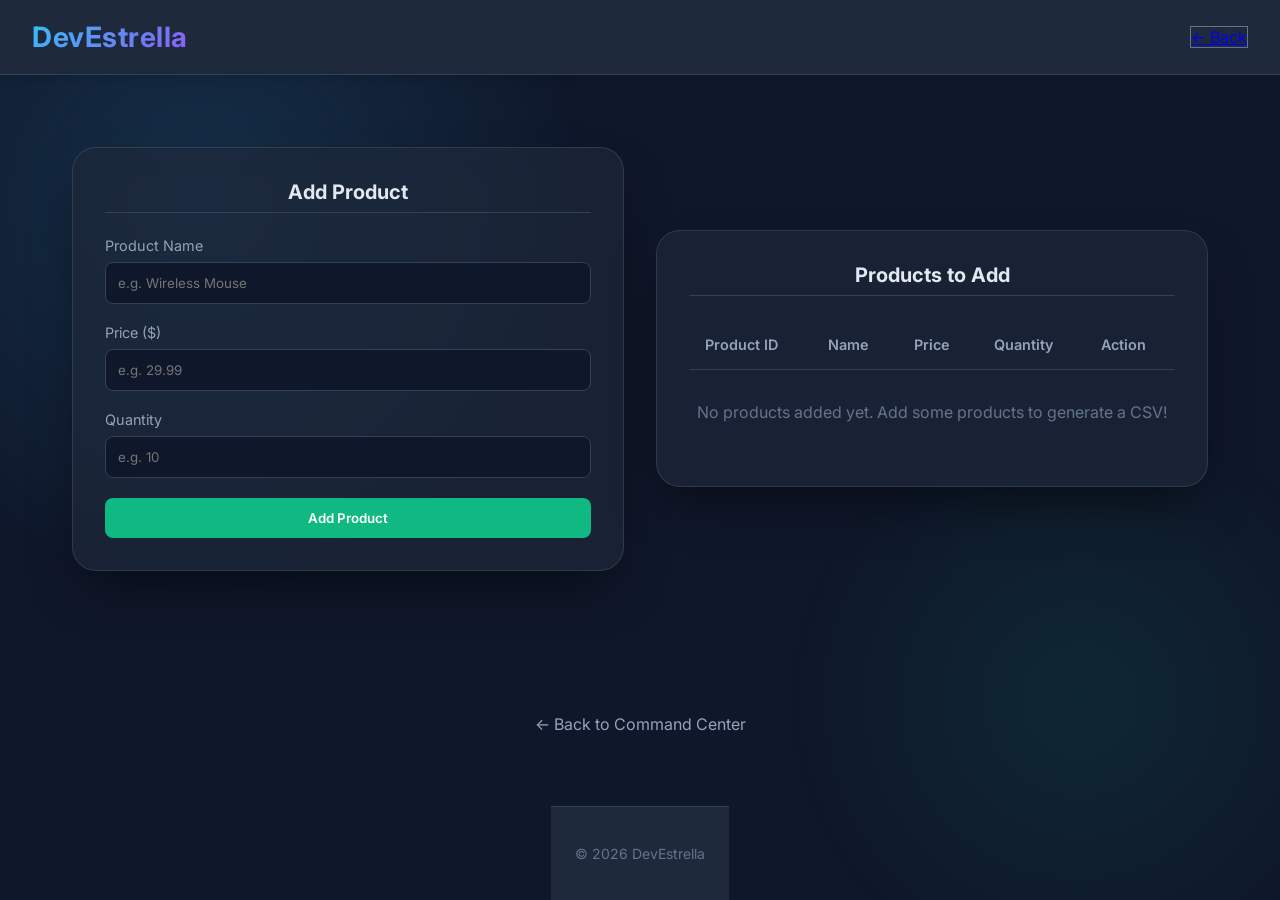
<file: public/dataBase.html>
<!DOCTYPE html>
<html lang="en">

<head>
    <meta charset="UTF-8">
    <meta name="viewport" content="width=device-width, initial-scale=1.0">
    <title>CSV Database Generator</title>
    <link rel="stylesheet" href="css/dataBase.css">
    <link rel="stylesheet" href="css/global.css">
</head>

<body>
    <div class="bg-glow bg-glow-primary"></div>
    <div class="bg-glow bg-glow-secondary"></div>

    <header class="global-header">
        <a href="index.html" class="logo-link"><h1 class="logo-text">DevEstrella</h1></a>
        <div class="header-right">
            <a href="adminPanel.html" class="btn-secondary" style="margin-top:0; border: 1px solid #64748b; background: transparent;">← Back</a>
        </div>
    </header>

    <main class="page-container page-grid">
        <section class="card">
            <h2 class="card-header">Add Product</h2>
            <form id="productForm">
                <div class="form-group">
                    <label for="productName">Product Name</label>
                    <input type="text" id="productName" required placeholder="e.g. Wireless Mouse">
                </div>
                <div class="form-group">
                    <label for="productPrice">Price ($)</label>
                    <input type="number" id="productPrice" step="0.01" min="0" required placeholder="e.g. 29.99">
                </div>
                <div class="form-group">
                    <label for="productQuantity">Quantity</label>
                    <input type="number" id="productQuantity" min="1" required placeholder="e.g. 10">
                </div>
                <button type="submit">Add Product</button>
            </form>
        </section>

        <section class="card">
            <h2 class="card-header">Products to Add</h2>
            <div class="table-container">
                <table>
                    <thead>
                        <tr>
                            <th>Product ID</th>
                            <th>Name</th>
                            <th>Price</th>
                            <th>Quantity</th>
                            <th>Action</th>
                        </tr>
                    </thead>
                    <tbody id="productTableBody">
                        <!-- Products will be injected here -->
                    </tbody>
                </table>
                <div id="emptyState" class="empty-state">
                    No products added yet. Add some products to generate a CSV!
                </div>
            </div>

            <button class="export-btn" id="exportBtn" style="display: none;" onclick="uploadToSupabase()">
                Save Data to Supabase
            </button>
        </section>
        <a href="adminPanel.html" class="back-link" style="grid-column: 1 / -1;">← Back to Command Center</a>
    </main>

    <footer>
        <p>&copy; 2026 DevEstrella</p>
    </footer>

    
    <script src="js/dataBase.js"></script>
</body>

</html>
</file>
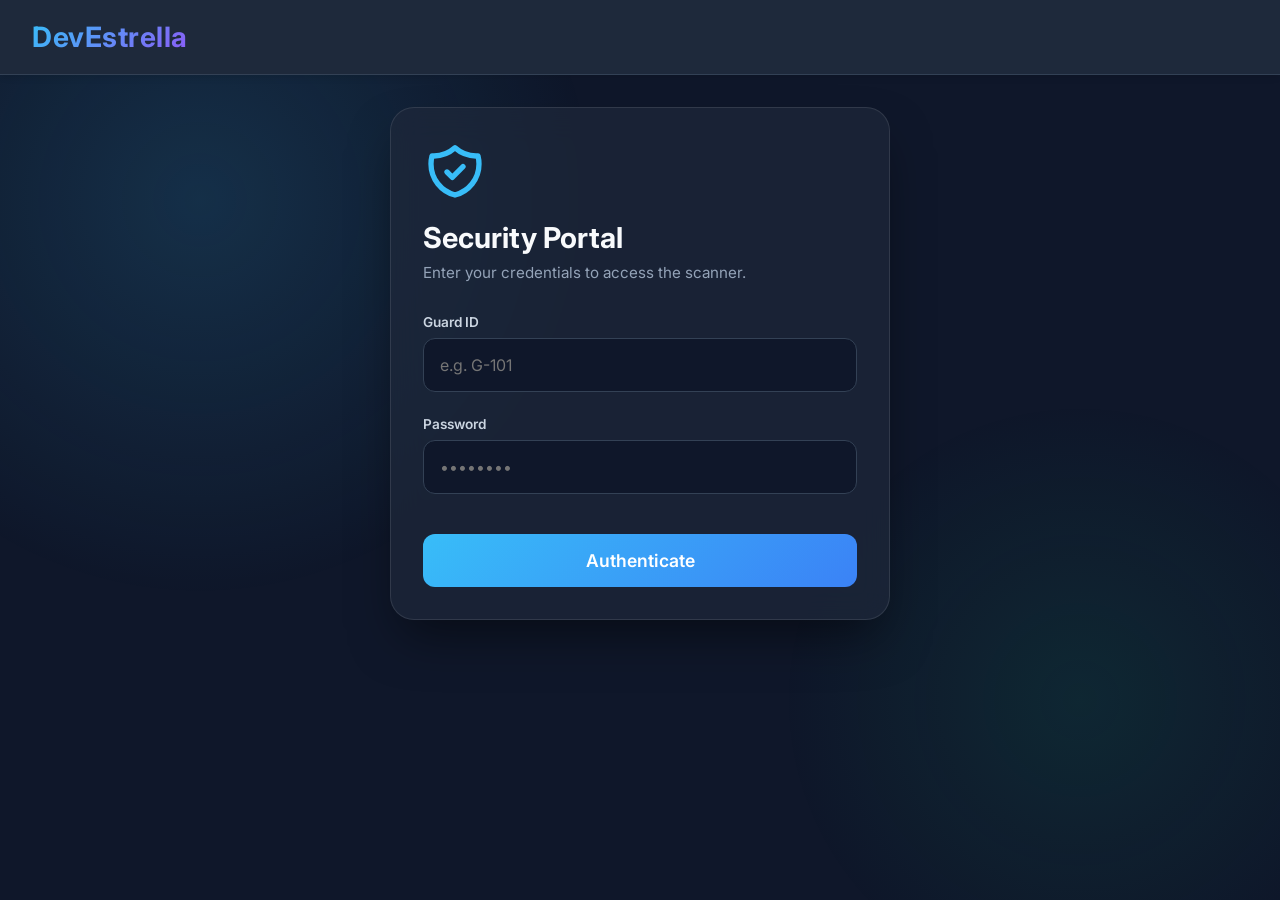
<file: public/guardLogin.html>
<!DOCTYPE html>
<html lang="en">
<head>
    <meta charset="UTF-8">
    <meta name="viewport" content="width=device-width, initial-scale=1.0">
    <title>Guard Login</title>
    <link rel="stylesheet" href="css/guardLogin.css">
    <link rel="stylesheet" href="css/global.css">
</head>
<body>
    <header class="global-header">
        <a href="index.html" class="logo-link"><h1 class="logo-text">DevEstrella</h1></a>
    </header>
    <div class="bg-glow bg-glow-primary"></div>
    <div class="bg-glow bg-glow-secondary"></div>

    <main class="page-container">
        <form class="card card-small" id="loginForm">
        <svg class="icon-shield" fill="none" stroke="currentColor" viewBox="0 0 24 24" xmlns="http://www.w3.org/2000/svg">
            <path stroke-linecap="round" stroke-linejoin="round" stroke-width="2" d="M9 12l2 2 4-4m5.618-4.016A11.955 11.955 0 0112 2.944a11.955 11.955 0 01-8.618 3.04A12.02 12.02 0 003 9c0 5.591 3.824 10.29 9 11.622 5.176-1.332 9-6.03 9-11.622 0-1.042-.133-2.052-.382-3.016z"></path>
        </svg>
        
        <h1>Security Portal</h1>
        <p>Enter your credentials to access the scanner.</p>

        <div class="input-group">
            <label for="guardId">Guard ID</label>
            <input type="text" id="guardId" required placeholder="e.g. G-101" autocomplete="username">
        </div>

        <div class="input-group">
            <label for="guardPassword">Password</label>
            <input type="password" id="guardPassword" required placeholder="••••••••" autocomplete="current-password">
        </div>

        <div id="errorMsg">Invalid credentials.</div>

        <button type="submit">Authenticate</button>
    </form>
    </main>

    
    <script src="js/guardLogin.js"></script>
</body>
</html>
</file>
<file: public/css/dataBase.css>
@import url('https://fonts.googleapis.com/css2?family=Inter:wght@400;600&display=swap');



        .form-group {
            margin-bottom: 1.25rem;
        }

        label {
            display: block;
            margin-bottom: 0.5rem;
            color: #94a3b8;
            font-size: 0.9rem;
        }

        input {
            width: 100%;
            padding: 0.75rem;
            border-radius: 0.5rem;
            border: 1px solid #334155;
            background-color: #0f172a;
            color: white;
            box-sizing: border-box;
            font-family: 'Inter', sans-serif;
        }

        input:focus {
            outline: none;
            border-color: #10b981;
            box-shadow: 0 0 0 2px rgba(16, 185, 129, 0.2);
        }

        button {
            background-color: #10b981;
            color: white;
            border: none;
            padding: 0.75rem 1.5rem;
            border-radius: 0.5rem;
            cursor: pointer;
            font-weight: 600;
            width: 100%;
            transition: background-color 0.2s;
            font-family: 'Inter', sans-serif;
        }

        button:hover {
            background-color: #059669;
        }

        .export-btn {
            background-color: #3b82f6;
            margin-top: 1rem;
        }

        .export-btn:hover {
            background-color: #2563eb;
        }

        table {
            width: 100%;
            border-collapse: collapse;
        }

        th,
        td {
            padding: 1rem;
            text-align: left;
            border-bottom: 1px solid #334155;
        }

        th {
            color: #94a3b8;
            font-weight: 600;
            font-size: 0.9rem;
        }

        .delete-btn {
            background-color: transparent;
            color: #ef4444;
            border: 1px solid #ef4444;
            padding: 0.25rem 0.5rem;
            width: auto;
            font-size: 0.8rem;
        }

        .delete-btn:hover {
            background-color: #ef4444;
            color: white;
        }

        .empty-state {
            text-align: center;
            color: #64748b;
            padding: 2rem 0;
        }

        .table-container {
            overflow-x: auto;
            flex: 1;
        }

        footer {
            text-align: center;
            padding: 1.5rem;
            background-color: #1e293b;
            color: #64748b;
            font-size: 0.875rem;
            border-top: 1px solid #334155;
        }

        .back-link {
            display: inline-block;
            margin-top: 2rem;
            color: #94a3b8;
            text-decoration: none;
            transition: color 0.2s;
            text-align: center;
            width: 100%;
        }

        .back-link:hover {
            color: #10b981;
        }
</file>
<file: public/css/global.css>
/* Unified Global Header Styles */
.global-header {
    background-color: #1e293b;
    padding: 1.25rem 2rem;
    box-shadow: 0 4px 6px -1px rgba(0, 0, 0, 0.1);
    display: flex;
    justify-content: space-between;
    align-items: center;
    border-bottom: 1px solid #334155;
    position: relative;
    z-index: 100;
    width: 100%;
    box-sizing: border-box;
}

.global-header .logo-link {
    text-decoration: none;
    display: flex;
    align-items: center;
}

.global-header .logo-text {
    margin: 0;
    font-size: 1.75rem;
    font-weight: 700;
    color: #f8fafc;
    letter-spacing: 0.5px;
    background: linear-gradient(135deg, #38bdf8, #8b5cf6);
    -webkit-background-clip: text;
    -webkit-text-fill-color: transparent;
    transition: opacity 0.2s ease;
}

.global-header .logo-text:hover {
    opacity: 0.8;
}

.global-header .header-right {
    display: flex;
    gap: 1rem;
    align-items: center;
}

.logout-btn {
    background: rgba(239, 68, 68, 0.1);
    color: #ef4444;
    border: 1px solid #ef4444;
    padding: 0.5rem 1rem;
    border-radius: 8px;
    cursor: pointer;
    font-weight: 600;
    transition: all 0.2s;
}

.logout-btn:hover {
    background: #ef4444;
    color: white;
}

@media (max-width: 600px) {
    .global-header {
        padding: 1rem;
        flex-direction: column;
        gap: 1rem;
    }
}

/* =========================================================================
   UNIVERSAL LAYOUT SCAFFOLDING 
   ========================================================================= */

body {
    margin: 0;
    padding: 0;
    font-family: 'Inter', sans-serif;
    background-color: #0f172a;
    color: #f8fafc;
    min-height: 100vh;
    display: flex;
    flex-direction: column;
    align-items: center;
    position: relative;
    overflow-x: hidden;
    justify-content: flex-start;
}

/* Universal Background Glows */
.bg-glow {
    position: fixed;
    border-radius: 50%;
    z-index: -1;
    pointer-events: none;
    animation: pulse 4s infinite alternate;
}

.bg-glow-primary {
    width: 800px;
    height: 800px;
    background: radial-gradient(circle, rgba(56, 189, 248, 0.15) 0%, rgba(15, 23, 42, 0) 70%);
    top: -200px;
    left: -200px;
}

.bg-glow-secondary {
    width: 600px;
    height: 600px;
    background: radial-gradient(circle, rgba(16, 185, 129, 0.1) 0%, rgba(15, 23, 42, 0) 70%);
    bottom: -100px;
    right: -100px;
    animation-delay: 2s;
}

@keyframes pulse {
    0% { transform: scale(1); opacity: 0.5; }
    100% { transform: scale(1.1); opacity: 1; }
}

/* Universal Page Container */
.page-container {
    width: 100%;
    max-width: 1200px;
    padding: 2rem;
    box-sizing: border-box;
    display: flex;
    flex-direction: column;
    align-items: center;
    gap: 2rem;
    flex: 1;
}

/* For multi-column layouts */
.page-grid {
    display: grid;
    grid-template-columns: 1fr 1fr;
    gap: 2rem;
    width: 100%;
}

@media (max-width: 850px) {
    .page-grid {
        grid-template-columns: 1fr;
    }
}

/* Universal Card */
.card {
    background: rgba(30, 41, 59, 0.7);
    backdrop-filter: blur(16px);
    -webkit-backdrop-filter: blur(16px);
    border-radius: 1.5rem;
    padding: 2rem;
    box-shadow: 0 25px 50px -12px rgba(0, 0, 0, 0.5);
    border: 1px solid rgba(255, 255, 255, 0.1);
    width: 100%;
    box-sizing: border-box;
    animation: slideUp 0.6s cubic-bezier(0.16, 1, 0.3, 1) forwards;
    display: flex;
    flex-direction: column;
}

.card-small {
    max-width: 500px;
    margin: 0 auto;
}

.card-medium {
    max-width: 800px;
    margin: 0 auto;
}

@keyframes slideUp {
    from { opacity: 0; transform: translateY(30px); }
    to { opacity: 1; transform: translateY(0); }
}

/* Universal Typography within Cards */
.card h1, .card h2 {
    margin-top: 0;
    font-weight: 700;
}

.card h2.card-header {
    color: #e2e8f0;
    font-size: 1.25rem;
    border-bottom: 1px solid #334155;
    padding-bottom: 0.5rem;
    margin-bottom: 1.5rem;
    text-align: center;
}

.card h1.card-title {
    font-size: 2.2rem;
    background: linear-gradient(135deg, #10b981, #34d399);
    -webkit-background-clip: text;
    -webkit-text-fill-color: transparent;
    margin-bottom: 2rem;
    text-align: center;
}
</file>
<file: public/css/guardLogin.css>
@import url('https://fonts.googleapis.com/css2?family=Inter:wght@400;600;800&display=swap');
        
        * {
            margin: 0;
            padding: 0;
            box-sizing: border-box;
            font-family: 'Inter', sans-serif;
        }



        .icon-shield {
            width: 64px;
            height: 64px;
            color: #38bdf8;
            margin-bottom: 1rem;
        }

        h1 {
            font-size: 1.8rem;
            font-weight: 800;
            margin-bottom: 0.5rem;
        }

        p {
            color: #94a3b8;
            font-size: 0.95rem;
            margin-bottom: 2rem;
        }

        .input-group {
            display: flex;
            flex-direction: column;
            gap: 0.5rem;
            text-align: left;
            margin-bottom: 1.5rem;
        }

        label {
            font-size: 0.85rem;
            color: #cbd5e1;
            font-weight: 600;
        }

        input {
            background: #0f172a;
            border: 1px solid #334155;
            padding: 1rem;
            border-radius: 12px;
            color: white;
            font-size: 1rem;
            transition: all 0.3s;
        }

        input:focus {
            outline: none;
            border-color: #38bdf8;
            box-shadow: 0 0 0 2px rgba(56, 189, 248, 0.2);
        }

        button {
            width: 100%;
            background: linear-gradient(135deg, #38bdf8, #3b82f6);
            color: white;
            border: none;
            padding: 1rem;
            border-radius: 12px;
            font-size: 1.1rem;
            font-weight: 600;
            cursor: pointer;
            transition: transform 0.2s, box-shadow 0.2s;
            margin-top: 1rem;
        }

        button:hover {
            transform: translateY(-2px);
            box-shadow: 0 10px 20px -10px rgba(56, 189, 248, 0.5);
        }

        #errorMsg {
            color: #ef4444;
            font-size: 0.9rem;
            margin-top: 1rem;
            display: none;
        }
</file>
